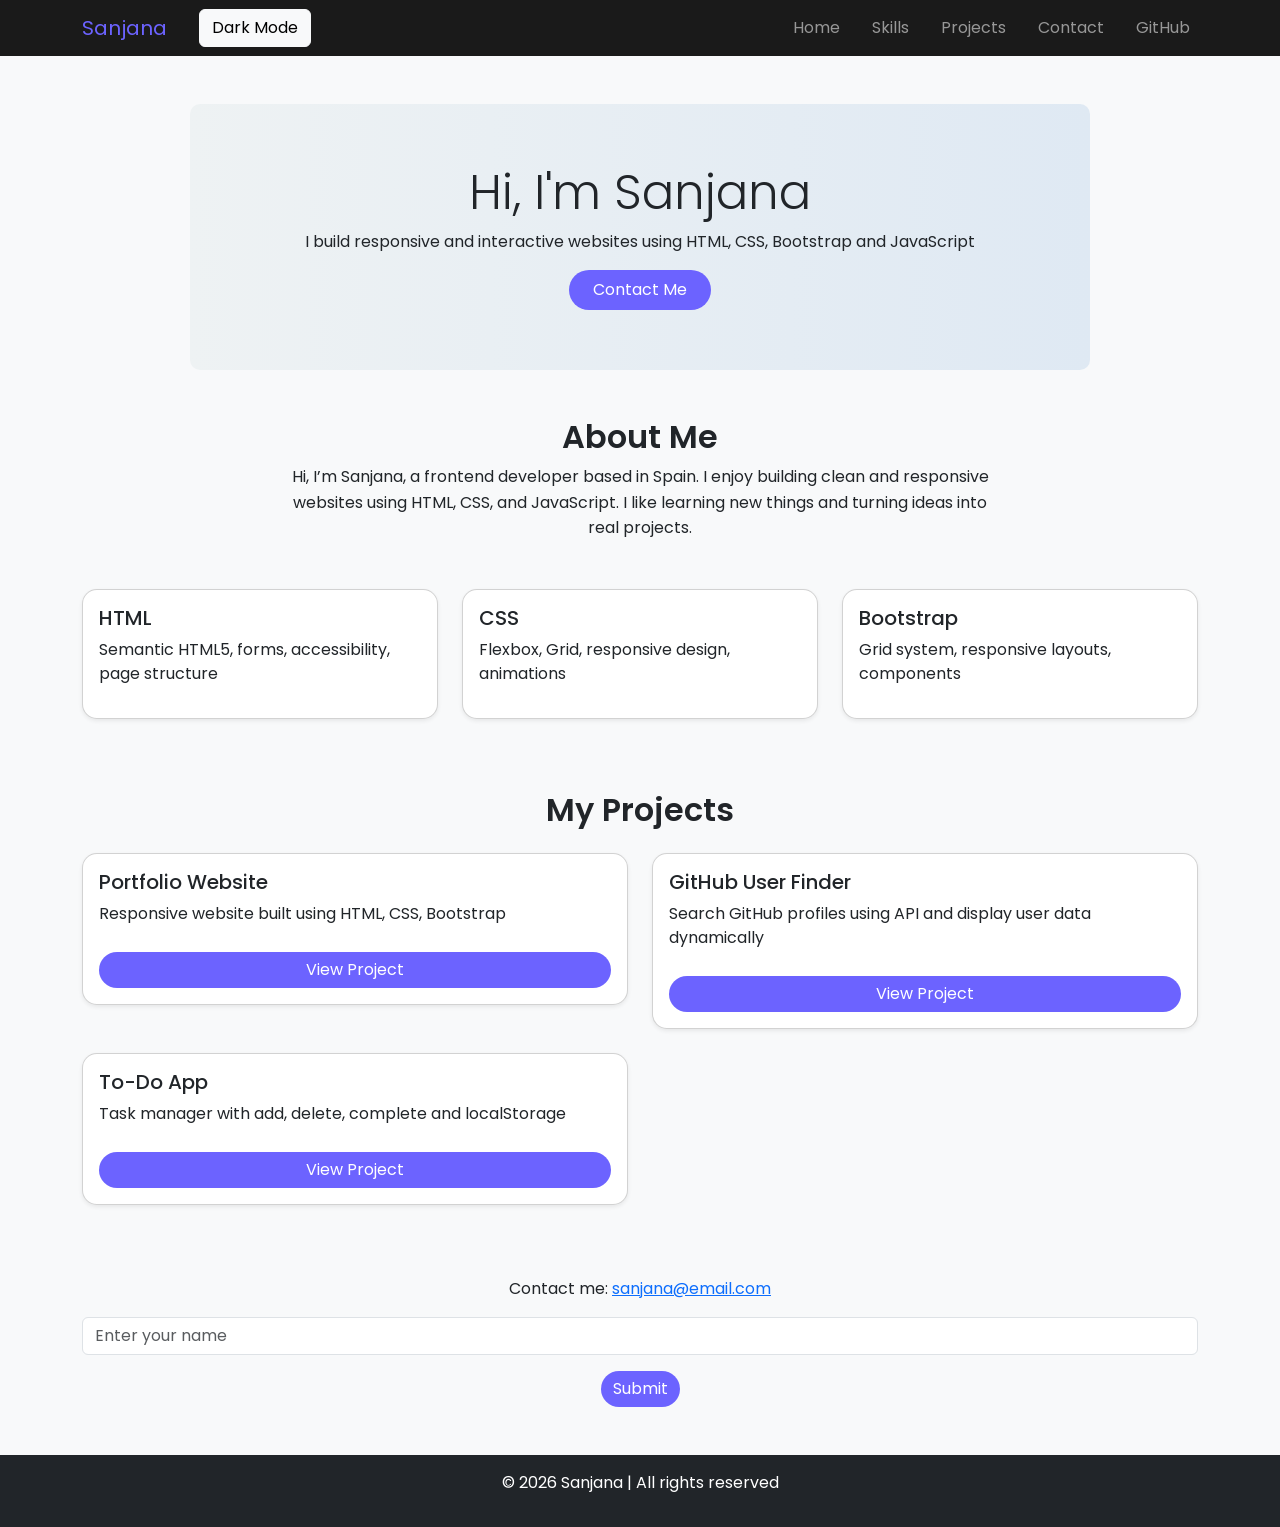
<file: index.html>
<!DOCTYPE html>
<html lang="en">

<head>
  <meta charset="UTF-8">
  <meta name="viewport" content="width=device-width, initial-scale=1.0">

  <script src="https://cdn.jsdelivr.net/npm/bootstrap@5.3.0/dist/js/bootstrap.bundle.min.js"></script>
  <link href="https://cdn.jsdelivr.net/npm/bootstrap@5.3.0/dist/css/bootstrap.min.css" rel="stylesheet">

  <link href="https://fonts.googleapis.com/css2?family=Poppins:wght@300;400;600&display=swap" rel="stylesheet">

  <title>Sanjana Portfolio</title>

  <style>
    body {
      background-color: #f8f9fa;
      font-family: 'Poppins', sans-serif;
      transition: background-color 0.4s, color 0.4s;
    }

    html {
      scroll-behavior: smooth;
    }

    .dark {
      background-color: #121212;
      color: white;
    }

    h1,
    h2 {
      font-weight: 600;
    }

    p {
      font-weight: 400;
    }

    :root {
      --main-color: #6c63ff;
    }

    .navbar {
      background-color: #1a1a1a !important;
    }

    .navbar-brand {
      color: var(--main-color) !important;
    }

    .nav-link {
      transition: 0.3s;
    }

    .nav-link:hover {
      color: var(--main-color) !important;
    }

    #home {
      background: linear-gradient(to right, #eef2f3, #dfe9f3);
      padding: 60px 20px;
      border-radius: 10px;
      max-width: 900px;
      margin: auto;
    }

    .dark #home {
      background: linear-gradient(to right, #1e1e1e, #2c2c2c);
    }

    .dark #home h1 {
      color: white;
    }

    .dark #home p {
      color: #bbb;
    }

    #about p {
      max-width: 700px;
      margin: auto;
      line-height: 1.6;
    }

    .dark #about p {
      color: #b5b5b5;
    }

    .card {
      border-radius: 15px;
      transition: 0.3s;
      cursor: pointer;
    }

    .card:hover {
      transform: translateY(-5px);
    }

    .dark .card {
      background-color: #1f1f1f;
      color: white;
    }

    .dark .card:hover {
      background-color: #2a2a2a;
    }

    .card a {
      margin-top: 10px;
    }

    .btn-primary {
      background-color: var(--main-color);
      border: none;
      border-radius: 30px;
      transition: 0.3s;
    }

    .btn-primary:hover {
      transform: scale(1.05);
      background-color: #574fd6;
    }

    section {
      margin-top: 60px;
    }
  </style>
</head>

<body>

  <!-- NAVBAR -->
  <nav class="navbar navbar-expand-lg navbar-dark">
    <div class="container">

      <a class="navbar-brand" href="#">Sanjana</a>

      <button id="darkBtn" class="btn btn-light ms-3">Dark Mode</button>

      <button class="navbar-toggler" type="button" data-bs-toggle="collapse" data-bs-target="#menu">
        <span class="navbar-toggler-icon"></span>
      </button>

      <div class="collapse navbar-collapse" id="menu">
        <ul class="navbar-nav ms-auto gap-3">

          <li class="nav-item"><a class="nav-link" href="#home">Home</a></li>
          <li class="nav-item"><a class="nav-link" href="#skills">Skills</a></li>
          <li class="nav-item"><a class="nav-link" href="#projects">Projects</a></li>
          <li class="nav-item"><a class="nav-link" href="#contact">Contact</a></li>

          <!-- GitHub link added -->
          <li class="nav-item">
            <a class="nav-link" href="https://github.com/sanjana-devs" target="_blank">
              GitHub
            </a>
          </li>

        </ul>
      </div>

    </div>
  </nav>

  <!-- HERO -->
  <div id="home" class="container text-center mt-5 mb-5">
    <h1 class="display-5">Hi, I'm Sanjana</h1>
    <p>I build responsive and interactive websites using HTML, CSS, Bootstrap and JavaScript</p>

    <!-- FIXED BUTTON -->
    <a href="#contact" class="btn btn-primary px-4 py-2">Contact Me</a>
  </div>

  <!-- ABOUT -->
  <div id="about" class="container text-center mt-5 mb-5">
    <h2>About Me</h2>
    <p>
      Hi, I’m Sanjana, a frontend developer based in Spain.
      I enjoy building clean and responsive websites using HTML, CSS, and JavaScript.
      I like learning new things and turning ideas into real projects.
    </p>
  </div>

  <!-- SKILLS -->
  <div id="skills" class="container mt-5 mb-5">
    <div class="row">

      <div class="col-md-4 mb-4">
        <div class="card p-3 shadow-sm">
          <h5>HTML</h5>
          <p>Semantic HTML5, forms, accessibility, page structure</p>
        </div>
      </div>

      <div class="col-md-4 mb-4">
        <div class="card p-3 shadow-sm">
          <h5>CSS</h5>
          <p>Flexbox, Grid, responsive design, animations</p>
        </div>
      </div>

      <div class="col-md-4 mb-4">
        <div class="card p-3 shadow-sm">
          <h5>Bootstrap</h5>
          <p>Grid system, responsive layouts, components</p>
        </div>
      </div>

    </div>
  </div>

  <!-- PROJECTS -->
  <div id="projects" class="container mt-5 mb-5">
    <h2 class="text-center mb-4">My Projects</h2>

    <div class="row">

      <div class="col-md-6 mb-4">
        <div class="card p-3 shadow-sm">
          <h5>Portfolio Website</h5>
          <p>Responsive website built using HTML, CSS, Bootstrap</p>
          <a href="#home" class="btn btn-primary">View Project</a>
        </div>
      </div>

      <div class="col-md-6 mb-4">
        <div class="card p-3 shadow-sm">
          <h5>GitHub User Finder</h5>
          <p>Search GitHub profiles using API and display user data dynamically</p>
          <a href="github-user-app/index.html" target="_blank" class="btn btn-primary">View Project</a>
        </div>
      </div>

      <div class="col-md-6 mb-4">
        <div class="card p-3 shadow-sm">
          <h5>To-Do App</h5>
          <p>Task manager with add, delete, complete and localStorage</p>
          <a href="todo-app/index.html" target="_blank" class="btn btn-primary">View Project</a>
        </div>
      </div>

    </div>
  </div>

  <!-- CONTACT -->
  <div id="contact" class="container text-center mt-5 mb-5">
    <p>Contact me: <a href="mailto:sanjana@email.com">sanjana@email.com</a></p>

    <input type="text" id="nameInput" placeholder="Enter your name" class="form-control mb-3">
    <button id="submitBtn" class="btn btn-primary">Submit</button>

    <p id="output"></p>
  </div>

  <!-- FOOTER -->
  <div class="bg-dark text-white text-center p-3">
    <p>© 2026 Sanjana | All rights reserved</p>
  </div>

  <!-- JS -->
  <script>
    const darkBtn = document.querySelector("#darkBtn");

    darkBtn.addEventListener("click", function () {
      document.body.classList.toggle("dark");

      if (document.body.classList.contains("dark")) {
        darkBtn.textContent = "Light Mode";
      } else {
        darkBtn.textContent = "Dark Mode";
      }
    });

    const nameInput = document.querySelector("#nameInput");
    const submitBtn = document.querySelector("#submitBtn");
    const output = document.querySelector("#output");

    submitBtn.addEventListener("click", function () {
      const name = nameInput.value.trim();

      if (name === "") {
        output.textContent = "Please enter your name";
      } else {
        output.textContent = "Hello " + name;
      }

      nameInput.value = "";
      nameInput.focus();
    });
  </script>

</body>

</html>
</file>
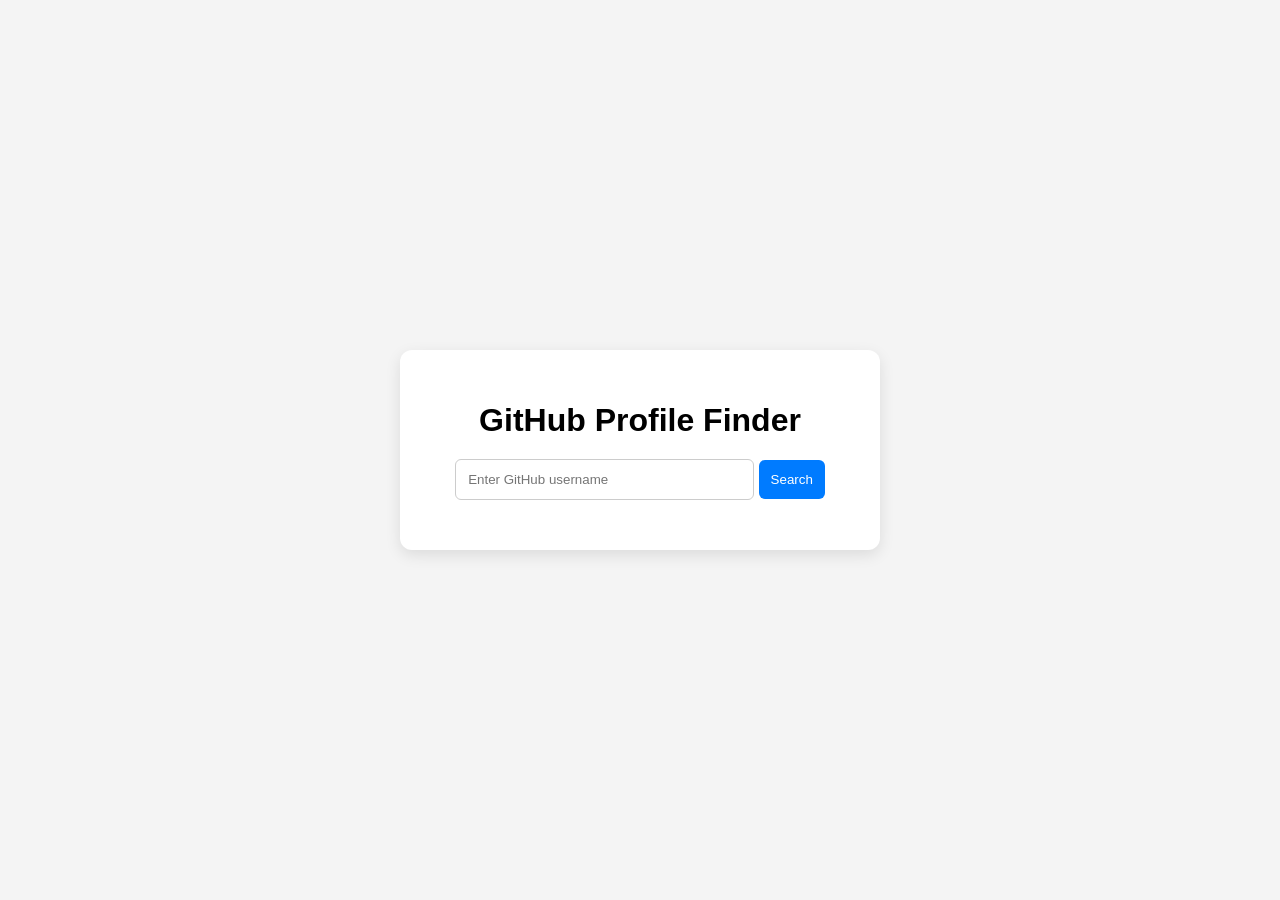
<file: github-user-app/index.html>
<!DOCTYPE html>
<html lang="en">
<head>
  <meta charset="UTF-8">
  <meta name="viewport" content="width=device-width, initial-scale=1.0">
  <link rel="stylesheet" href="style.css">
  <title>Document</title>
</head>
<body>
  
  <div class="container">

    <h1>GitHub Profile Finder</h1>

    <!-- Search Section -->
    <div class="searchSection">
      <input 
        type="text" 
        id="usernameInput" 
        placeholder="Enter GitHub username"
      >
      <button id="searchBtn">Search</button>
    </div>

    <!-- Result Section -->
    <div id="profileContainer">
      <!-- JS will inject user data here -->
    </div>

  </div>

  <script src="app.js"></script>

</body>
</html>
</file>
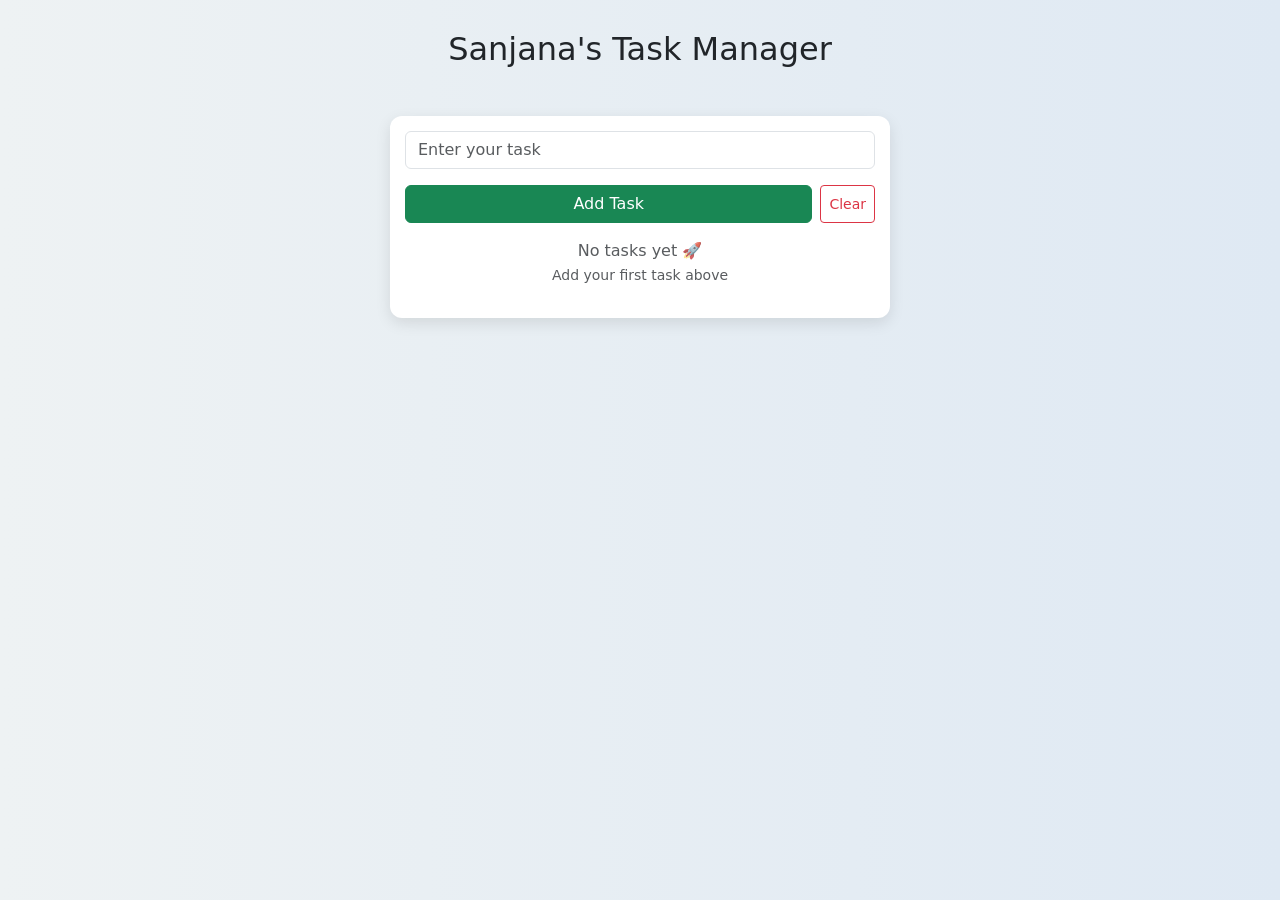
<file: todo-app/index.html>
<!DOCTYPE html>
<html lang="en">

<head>
  <meta charset="UTF-8">
  <meta name="viewport" content="width=device-width, initial-scale=1.0">
  <link href="https://cdn.jsdelivr.net/npm/bootstrap@5.3.0/dist/css/bootstrap.min.css" rel="stylesheet">
  <title>Task Manager</title>

  <style>
    body {
      background: linear-gradient(to right, #eef2f3, #dfe9f3);
    }

    h2 {
      margin-top: 30px;
    }

    .container {
      background: white;
      padding: 15px;
      border-radius: 12px;
      box-shadow: 0 5px 15px rgba(0, 0, 0, 0.1);
      max-width: 500px;
      margin: auto;
    }

    .completed {
      text-decoration: line-through;
      opacity: 0.6;
    }

    .list-group-item:hover {
      background-color: #f1f3f5;
      cursor: pointer;
      transition: 0.2s;
    }

    #taskCounter {
      font-weight: 500;
      margin-bottom: 10px;
    }

    #taskInput:focus {
      box-shadow: none;
      border-color: #198754;
    }

    .btn-success:hover {
      opacity: 0.9;
    }
  </style>
</head>

<body>

  <h2 class="text-center mb-4">Sanjana's Task Manager</h2>

  <div class="container mt-5">
    <input id="taskInput" class="form-control mb-3" placeholder="Enter your task">

    <div class="d-flex gap-2 mb-3">
      <button id="addBtn" class="btn btn-success flex-grow-1">Add Task</button>
      <button id="clearBtn" class="btn btn-outline-danger btn-sm">Clear</button>
    </div>

    <p id="taskCounter" class="text-center mt-2"></p>

    <ul id="taskList" class="list-group"></ul>
  </div>

  <script>
    let tasks = [];

    const taskInput = document.querySelector("#taskInput");
    const addBtn = document.querySelector("#addBtn");
    const taskList = document.querySelector("#taskList");
    const clearBtn = document.querySelector("#clearBtn");
    const taskCounter = document.querySelector("#taskCounter");

    // Enter key support
    taskInput.addEventListener("keydown", function (e) {
      if (e.key === "Enter") {
        e.preventDefault();
        addTask();
      }
    });

    // Load from localStorage
    const savedTasks = localStorage.getItem("tasks");
    if (savedTasks) {
      tasks = JSON.parse(savedTasks);
    }

    function renderTasks() {
      taskList.innerHTML = "";

      // Empty state
      if (tasks.length === 0) {
        taskList.innerHTML = `
          <p class='text-center text-muted'>
            No tasks yet 🚀<br>
            <small>Add your first task above</small>
          </p>
        `;
        taskCounter.textContent = "";
        return;
      }

      tasks.forEach(function (task, index) {
        const li = document.createElement("li");
        li.textContent = task.text;
        li.className = "list-group-item d-flex justify-content-between align-items-center";

        // Show completed
        if (task.completed) {
          li.classList.add("completed");
        }

        // Toggle complete
        li.addEventListener("click", function () {
          task.completed = !task.completed;
          localStorage.setItem("tasks", JSON.stringify(tasks));
          renderTasks();
        });

        const deleteBtn = document.createElement("button");
        deleteBtn.textContent = "✕";
        deleteBtn.className = "btn btn-danger btn-sm";

        deleteBtn.addEventListener("click", function (e) {
          e.stopPropagation();

          if (confirm("Delete this task?")) {
            tasks.splice(index, 1);
            localStorage.setItem("tasks", JSON.stringify(tasks));
            renderTasks();
          }
        });

        li.appendChild(deleteBtn);
        taskList.appendChild(li);
      });

      // Counter
      const remainingTasks = tasks.filter(function (task) {
        return task.completed === false;
      });

      if (remainingTasks.length === 0) {
        taskCounter.textContent = "All done! 🎉";
      } else {
        taskCounter.textContent = remainingTasks.length + " tasks remaining";
      }
    }

    renderTasks();

    function addTask() {
      const task = taskInput.value.trim();

      if (task === "") return;

      tasks.push({
        text: task,
        completed: false
      });

      localStorage.setItem("tasks", JSON.stringify(tasks));
      renderTasks();

      taskInput.value = "";
      taskInput.focus();
    }

    addBtn.addEventListener("click", addTask);

    clearBtn.addEventListener("click", function () {
      tasks = [];
      localStorage.setItem("tasks", JSON.stringify(tasks));
      renderTasks();
    });
  </script>

</body>

</html>
</file>
<file: github-user-app/style.css>
/* RESET + BASE */
body {
  margin: 0;
  font-family: 'Poppins', Arial, sans-serif;

  display: flex;
  justify-content: center;
  align-items: center;
  min-height: 100vh;

  background-color: #f4f4f4;
}

h1 {
  margin-bottom: 20px;
}


/* MAIN CONTAINER */
.container {
  background-color: white;
  padding: 30px;
  border-radius: 12px;

  max-width: 420px;
  width: 100%;

  box-shadow: 0 5px 15px rgba(0, 0, 0, 0.1);
  text-align: center;
}


/* INPUT + BUTTON */
input {
  padding: 12px;
  width: 65%;
  border-radius: 6px;
  border: 1px solid #ccc;
}

input:focus {
  outline: none;
  border: 1px solid #007bff;
}

button {
  padding: 12px;
  border-radius: 6px;
  border: none;

  background-color: #007bff;
  color: white;
  cursor: pointer;

  transition: all 0.2s ease;
}

button:hover {
  background-color: #0056b3;
  transform: scale(1.05);
}


/* PROFILE SECTION */
#profileContainer {
  margin-top: 20px;
}


/* PROFILE CARD */
.profile-card {
  margin-top: 20px;
  animation: fadeIn 0.4s ease;
  transition: all 0.3s ease;
}


/* PROFILE IMAGE */
#profileContainer img {
  border-radius: 50%;
  margin-bottom: 10px;
  box-shadow: 0 2px 8px rgba(0,0,0,0.2);
  transition: all 0.3s ease;
}

#profileContainer img:hover {
  transform: scale(1.1);
  box-shadow: 0 4px 15px rgba(0,0,0,0.3);
}


/* INFO ROW */
.info-row {
  display: flex;
  justify-content: space-between;
  gap: 10px;
  margin: 15px 0;
}


/* INFO BOXES */
.info-box {
  background: #f4f4f4;
  padding: 12px;
  border-radius: 10px;
  width: 100%;

  box-shadow: 0 2px 6px rgba(0,0,0,0.08);
}

.info-box p {
  margin: 0;
  font-size: 14px;
  color: #555;
}

.info-box strong {
  font-size: 16px;
}


/* BIO TEXT */
.bio {
  font-style: italic;
  margin-top: 10px;
  color: #555;
}


/* PROFILE BUTTON */
.profile-card button {
  margin-top: 15px;
  background-color: #6c63ff;
}

.profile-card button:hover {
  background-color: #574fd6;
}


/* ANIMATION */
@keyframes fadeIn {
  from {
    opacity: 0;
    transform: translateY(10px);
  }
  to {
    opacity: 1;
    transform: translateY(0);
  }
}


/* MOBILE RESPONSIVE */
@media (max-width: 500px) {
  .info-row {
    flex-direction: column;
  }

  input {
    width: 100%;
    margin-bottom: 10px;
  }
}
</file>
